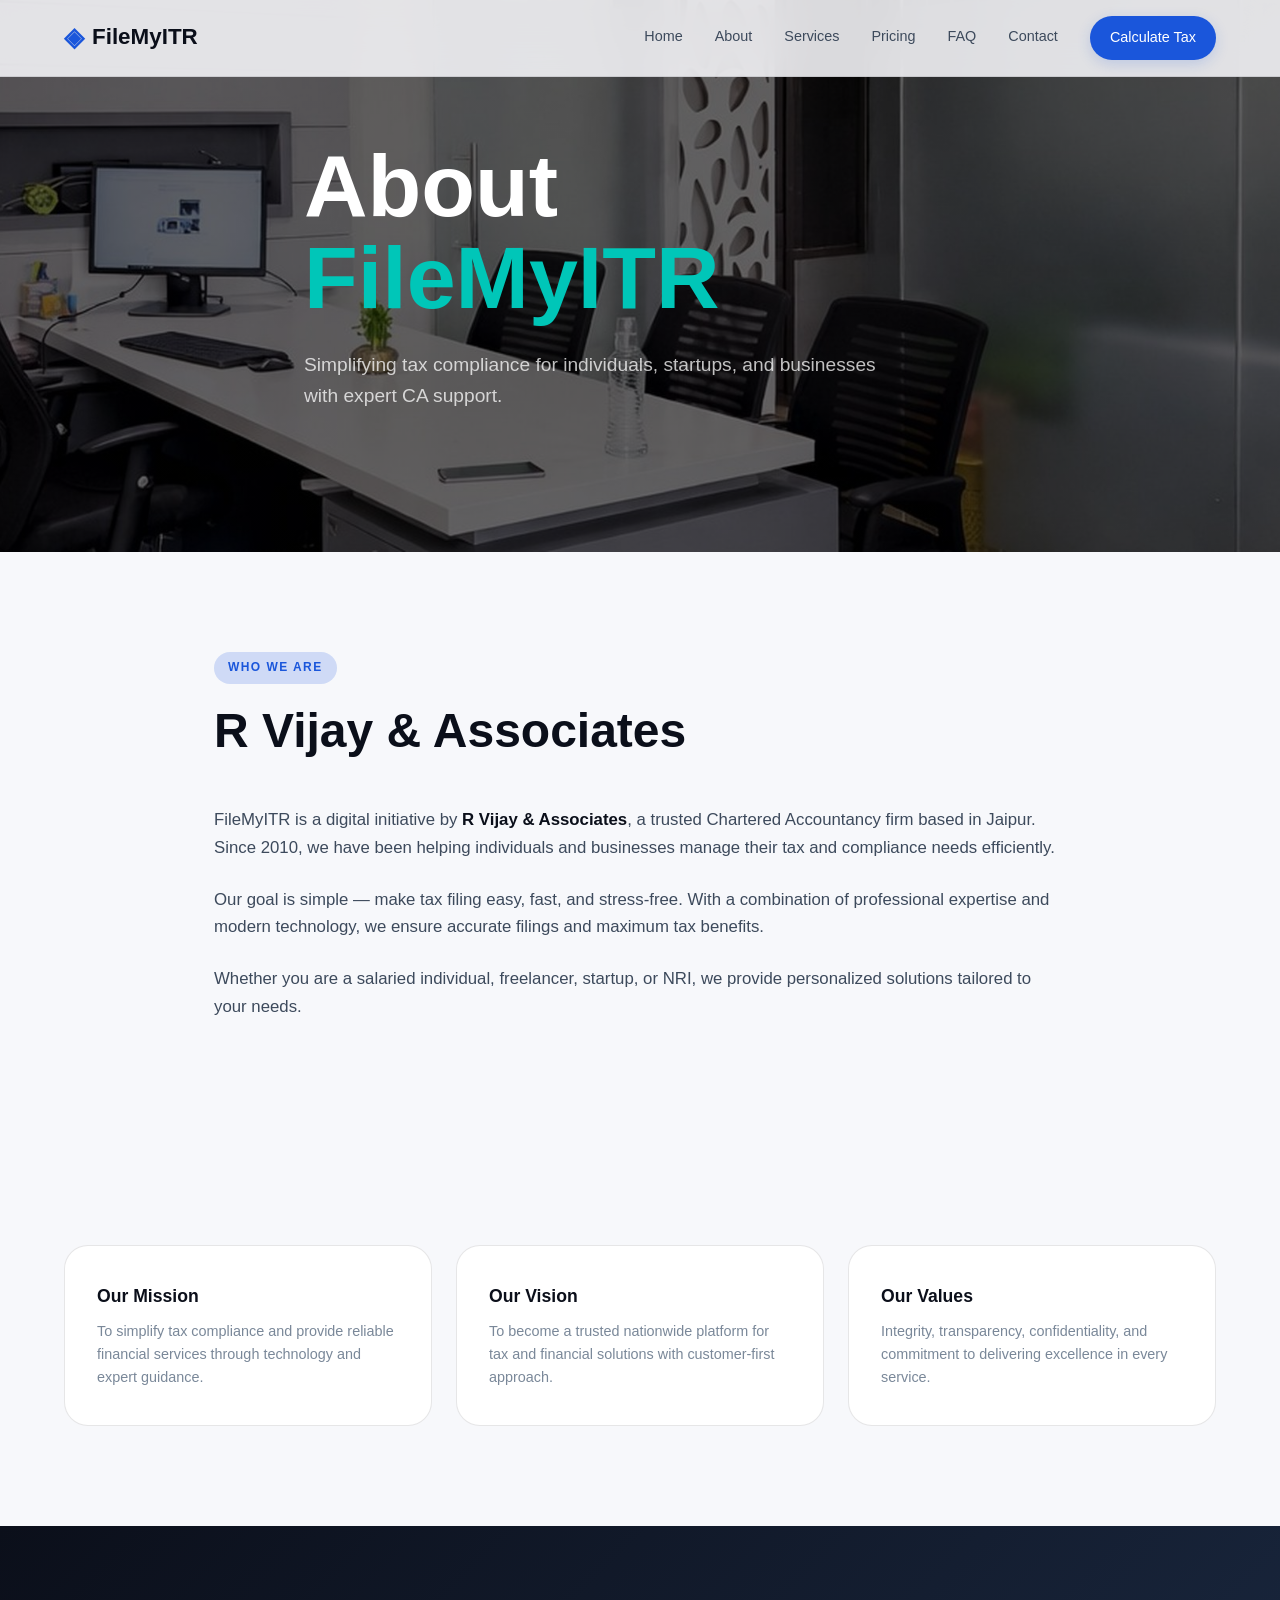
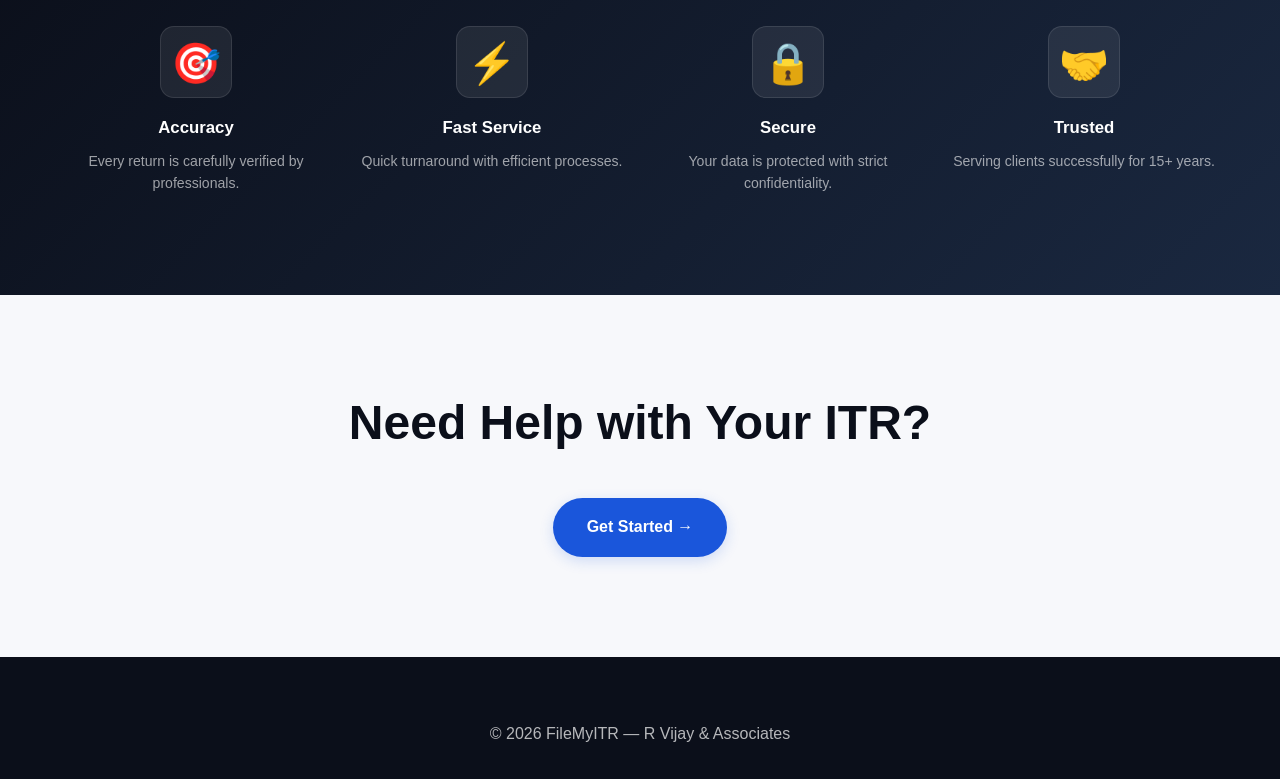
<file: about.html>
<!doctype html>
<html lang="en">
<head>
  <meta charset="UTF-8" />
  <meta name="viewport" content="width=device-width, initial-scale=1.0" />

  <title>About Us — FileMyITR</title>
  <link rel="icon" type="image/jpg" href="logoo.jpg" />
  <link rel="stylesheet" href="style.css" />
</head>

<body>

<!-- ✅ NAVBAR (same as your main site) -->
<header class="navbar" id="navbar">
  <div class="container nav-inner">

    <a href="index.html" class="logo">
      <span class="logo-icon">◈</span>
      <span>FileMyITR</span>
    </a>

    <nav class="nav-links" id="navLinks">
        <a href="index.html">Home</a>
        <a href="about.html">About</a>
          <a href="./servicess.html">Services</a>
          <a href="pricing.html">Pricing</a>
          <a href="index.html#faq">FAQ</a>
          <a href="index.html#contact">Contact</a>
        </nav>

    <div class="nav-right">
      <a href="tax.html" class="btn btn-primary btn-sm">Calculate Tax</a>

      <button class="hamburger" id="hamburger">
        <span></span><span></span><span></span>
      </button>
    </div>

  </div>
</header>


<!-- ✅ HERO -->
<section class="hero" style="min-height:60vh;">
  <div class="container hero-inner">
    <h1 class="hero-title">
      About <em>FileMyITR</em>
    </h1>
    <p class="hero-sub">
      Simplifying tax compliance for individuals, startups, and businesses with expert CA support.
    </p>
  </div>
</section>


<!-- ✅ ABOUT CONTENT -->
<section class="section-pad">
  <div class="container" style="max-width: 900px;">

    <p class="label-tag">Who We Are</p>
    <h2 class="section-heading">R Vijay & Associates</h2>

    <p class="about-desc">
      FileMyITR is a digital initiative by <strong>R Vijay & Associates</strong>, a trusted Chartered Accountancy firm based in Jaipur. Since 2010, we have been helping individuals and businesses manage their tax and compliance needs efficiently.
    </p>

    <p class="about-desc">
      Our goal is simple — make tax filing easy, fast, and stress-free. With a combination of professional expertise and modern technology, we ensure accurate filings and maximum tax benefits.
    </p>

    <p class="about-desc">
      Whether you are a salaried individual, freelancer, startup, or NRI, we provide personalized solutions tailored to your needs.
    </p>

  </div>
</section>


<!-- ✅ MISSION / VISION -->
<section class="services section-pad">
  <div class="container">

    <div class="services-grid">

      <div class="service-card">
        <h3>Our Mission</h3>
        <p>
          To simplify tax compliance and provide reliable financial services through technology and expert guidance.
        </p>
      </div>

      <div class="service-card">
        <h3>Our Vision</h3>
        <p>
          To become a trusted nationwide platform for tax and financial solutions with customer-first approach.
        </p>
      </div>

      <div class="service-card">
        <h3>Our Values</h3>
        <p>
          Integrity, transparency, confidentiality, and commitment to delivering excellence in every service.
        </p>
      </div>

    </div>

  </div>
</section>


<!-- ✅ WHY CHOOSE US -->
<section class="why-us section-pad">
  <div class="container">

    <div class="why-grid">

      <div class="why-item">
        <div class="why-icon">🎯</div>
        <h4>Accuracy</h4>
        <p>Every return is carefully verified by professionals.</p>
      </div>

      <div class="why-item">
        <div class="why-icon">⚡</div>
        <h4>Fast Service</h4>
        <p>Quick turnaround with efficient processes.</p>
      </div>

      <div class="why-item">
        <div class="why-icon">🔒</div>
        <h4>Secure</h4>
        <p>Your data is protected with strict confidentiality.</p>
      </div>

      <div class="why-item">
        <div class="why-icon">🤝</div>
        <h4>Trusted</h4>
        <p>Serving clients successfully for 15+ years.</p>
      </div>

    </div>

  </div>
</section>


<!-- ✅ CTA -->
<section class="section-pad text-center">
  <div class="container">

    <h2 class="section-heading">Need Help with Your ITR?</h2>

    <a href="index.html#contact" class="btn btn-primary btn-lg">
      Get Started →
    </a>

  </div>
</section>


<!-- ✅ FOOTER -->
<footer class="footer">
  <div class="container">
    <p style="text-align:center;">
      © 2026 FileMyITR — R Vijay & Associates
    </p>
  </div>
</footer>

<script src="script.js"></script>

</body>
</html>
</file>
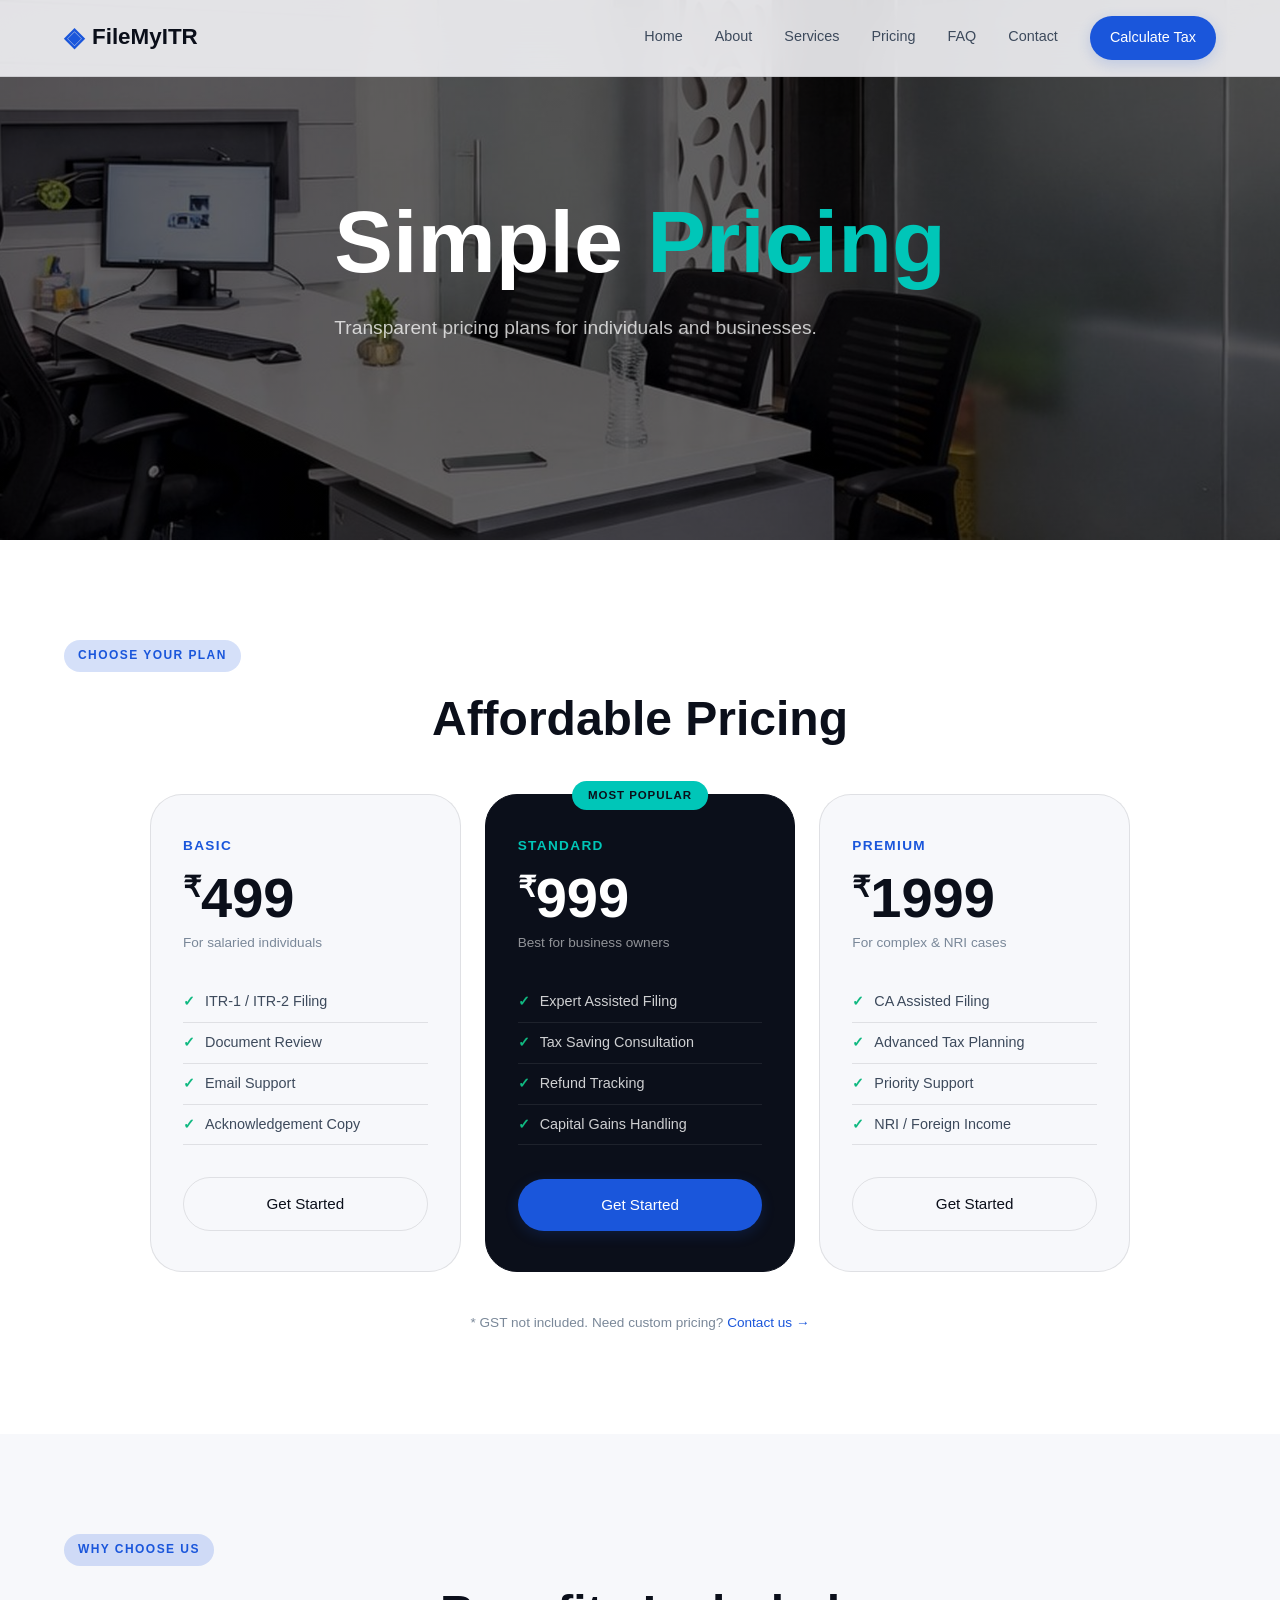
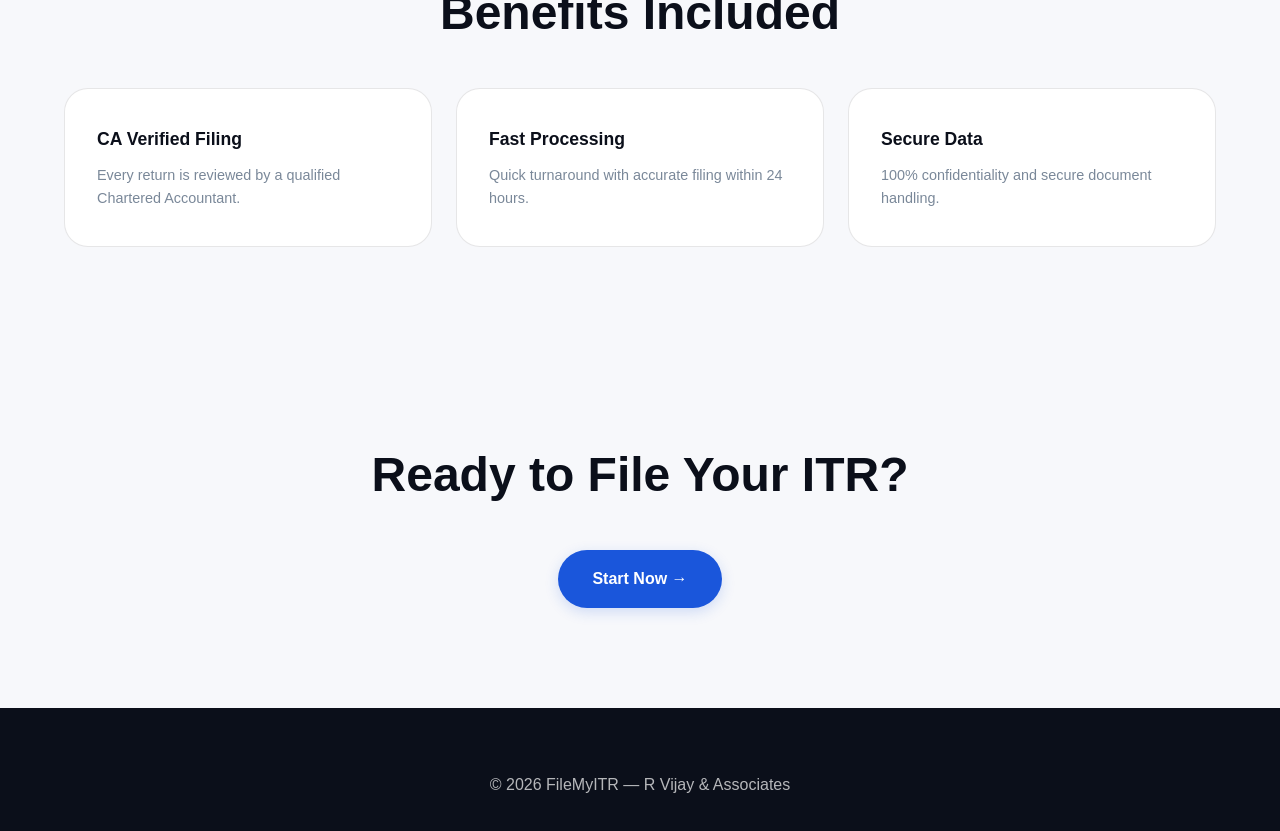
<file: pricing.html>
<!doctype html>
<html lang="en">
<head>
  <meta charset="UTF-8" />
  <meta name="viewport" content="width=device-width, initial-scale=1.0" />

  <title>Pricing — FileMyITR</title>
    <link rel="icon" type="image/jpg" href="logoo.jpg" />
  <link rel="stylesheet" href="style.css" />
</head>

<body>

<!-- ✅ NAVBAR -->
<header class="navbar" id="navbar">
  <div class="container nav-inner">

    <a href="index.html" class="logo">
      <span class="logo-icon">◈</span>
      <span>FileMyITR</span>
    </a>

    <nav class="nav-links" id="navLinks">
        <a href="index.html">Home</a>
        <a href="about.html">About</a>
          <a href="./servicess.html">Services</a>
          <a href="pricing.html">Pricing</a>
          <a href="index.html#faq">FAQ</a>
          <a href="index.html#contact">Contact</a>
        </nav>

    <div class="nav-right">
      <a href="tax.html" class="btn btn-primary btn-sm">Calculate Tax</a>

      <button class="hamburger" id="hamburger">
        <span></span><span></span><span></span>
      </button>
    </div>

  </div>
</header>

<!-- ✅ HERO -->
<section class="hero" style="min-height:60vh;">
  <div class="container hero-inner">
    <h1 class="hero-title">
      Simple <em>Pricing</em>
    </h1>
    <p class="hero-sub">
      Transparent pricing plans for individuals and businesses.
    </p>
  </div>
</section>

<!-- ✅ PRICING SECTION -->
<section class="pricing section-pad">
  <div class="container">

    <p class="label-tag text-center">Choose Your Plan</p>
    <h2 class="section-heading text-center">Affordable Pricing</h2>

    <div class="pricing-grid">

      <!-- BASIC -->
      <div class="price-card">
        <div class="plan-label">Basic</div>
        <div class="plan-price"><span class="currency">₹</span>499</div>
        <p class="plan-tagline">For salaried individuals</p>

        <ul class="plan-features">
          <li><span class="check">✓</span> ITR-1 / ITR-2 Filing</li>
          <li><span class="check">✓</span> Document Review</li>
          <li><span class="check">✓</span> Email Support</li>
          <li><span class="check">✓</span> Acknowledgement Copy</li>
        </ul>

        <a href="index.html#contact" class="btn btn-outline-dark btn-full">
          Get Started
        </a>
      </div>

      <!-- STANDARD -->
      <div class="price-card price-card--featured">
        <div class="featured-badge">Most Popular</div>
        <div class="plan-label">Standard</div>
        <div class="plan-price"><span class="currency">₹</span>999</div>
        <p class="plan-tagline">Best for business owners</p>

        <ul class="plan-features">
          <li><span class="check">✓</span> Expert Assisted Filing</li>
          <li><span class="check">✓</span> Tax Saving Consultation</li>
          <li><span class="check">✓</span> Refund Tracking</li>
          <li><span class="check">✓</span> Capital Gains Handling</li>
        </ul>

        <a href="index.html#contact" class="btn btn-primary btn-full">
          Get Started
        </a>
      </div>

      <!-- PREMIUM -->
      <div class="price-card">
        <div class="plan-label">Premium</div>
        <div class="plan-price"><span class="currency">₹</span>1999</div>
        <p class="plan-tagline">For complex & NRI cases</p>

        <ul class="plan-features">
          <li><span class="check">✓</span> CA Assisted Filing</li>
          <li><span class="check">✓</span> Advanced Tax Planning</li>
          <li><span class="check">✓</span> Priority Support</li>
          <li><span class="check">✓</span> NRI / Foreign Income</li>
        </ul>

        <a href="index.html#contact" class="btn btn-outline-dark btn-full">
          Get Started
        </a>
      </div>

    </div>

    <p class="pricing-note">
      * GST not included. Need custom pricing?
      <a href="index.html#contact">Contact us →</a>
    </p>

  </div>
</section>

<!-- ✅ EXTRA SECTION -->
<section class="section-pad">
  <div class="container">

    <p class="label-tag text-center">Why Choose Us</p>
    <h2 class="section-heading text-center">Benefits Included</h2>

    <div class="services-grid">

      <div class="service-card">
        <h3>CA Verified Filing</h3>
        <p>Every return is reviewed by a qualified Chartered Accountant.</p>
      </div>

      <div class="service-card">
        <h3>Fast Processing</h3>
        <p>Quick turnaround with accurate filing within 24 hours.</p>
      </div>

      <div class="service-card">
        <h3>Secure Data</h3>
        <p>100% confidentiality and secure document handling.</p>
      </div>

    </div>

  </div>
</section>

<!-- ✅ CTA -->
<section class="section-pad text-center">
  <div class="container">

    <h2 class="section-heading">Ready to File Your ITR?</h2>

    <a href="index.html#contact" class="btn btn-primary btn-lg">
      Start Now →
    </a>

  </div>
</section>

<!-- ✅ FOOTER -->
<footer class="footer">
  <div class="container">
    <p style="text-align:center;">
      © 2026 FileMyITR — R Vijay & Associates
    </p>
  </div>
</footer>

<script src="script.js"></script>

</body>
</html>
</file>
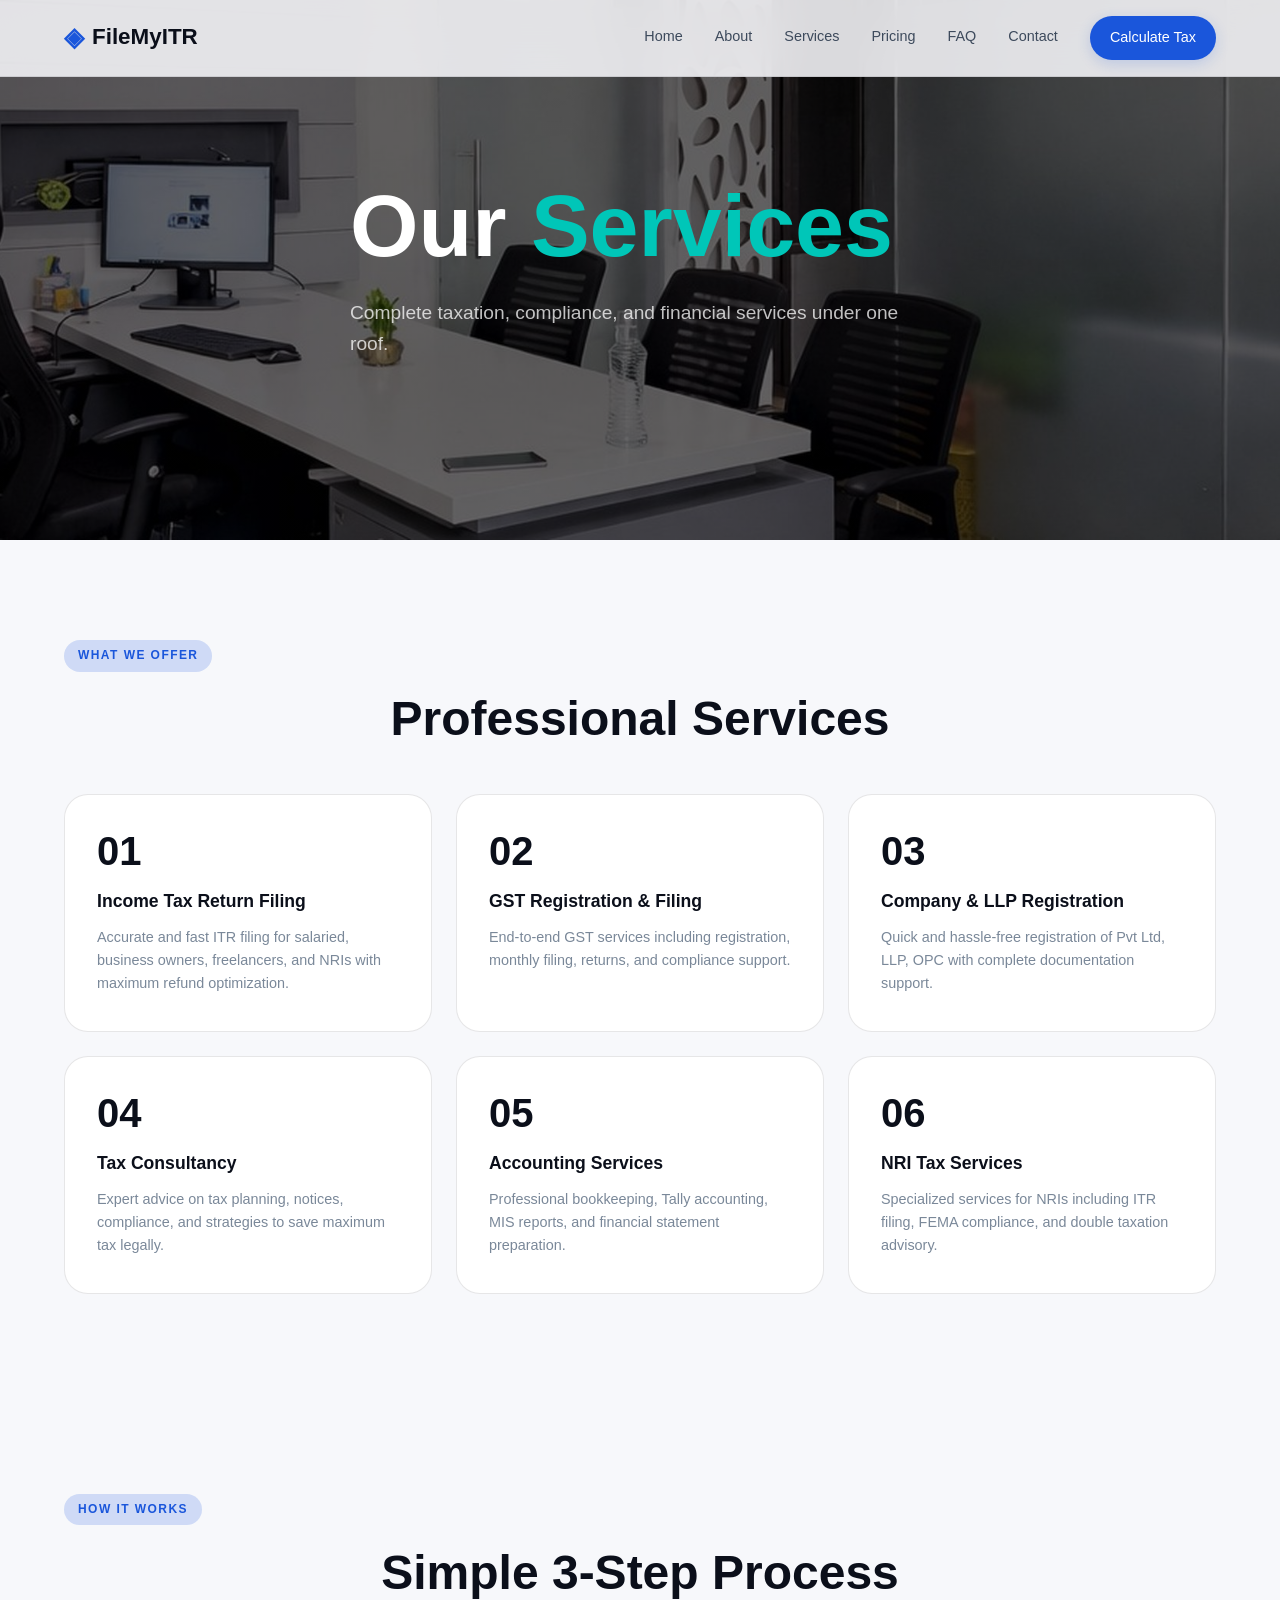
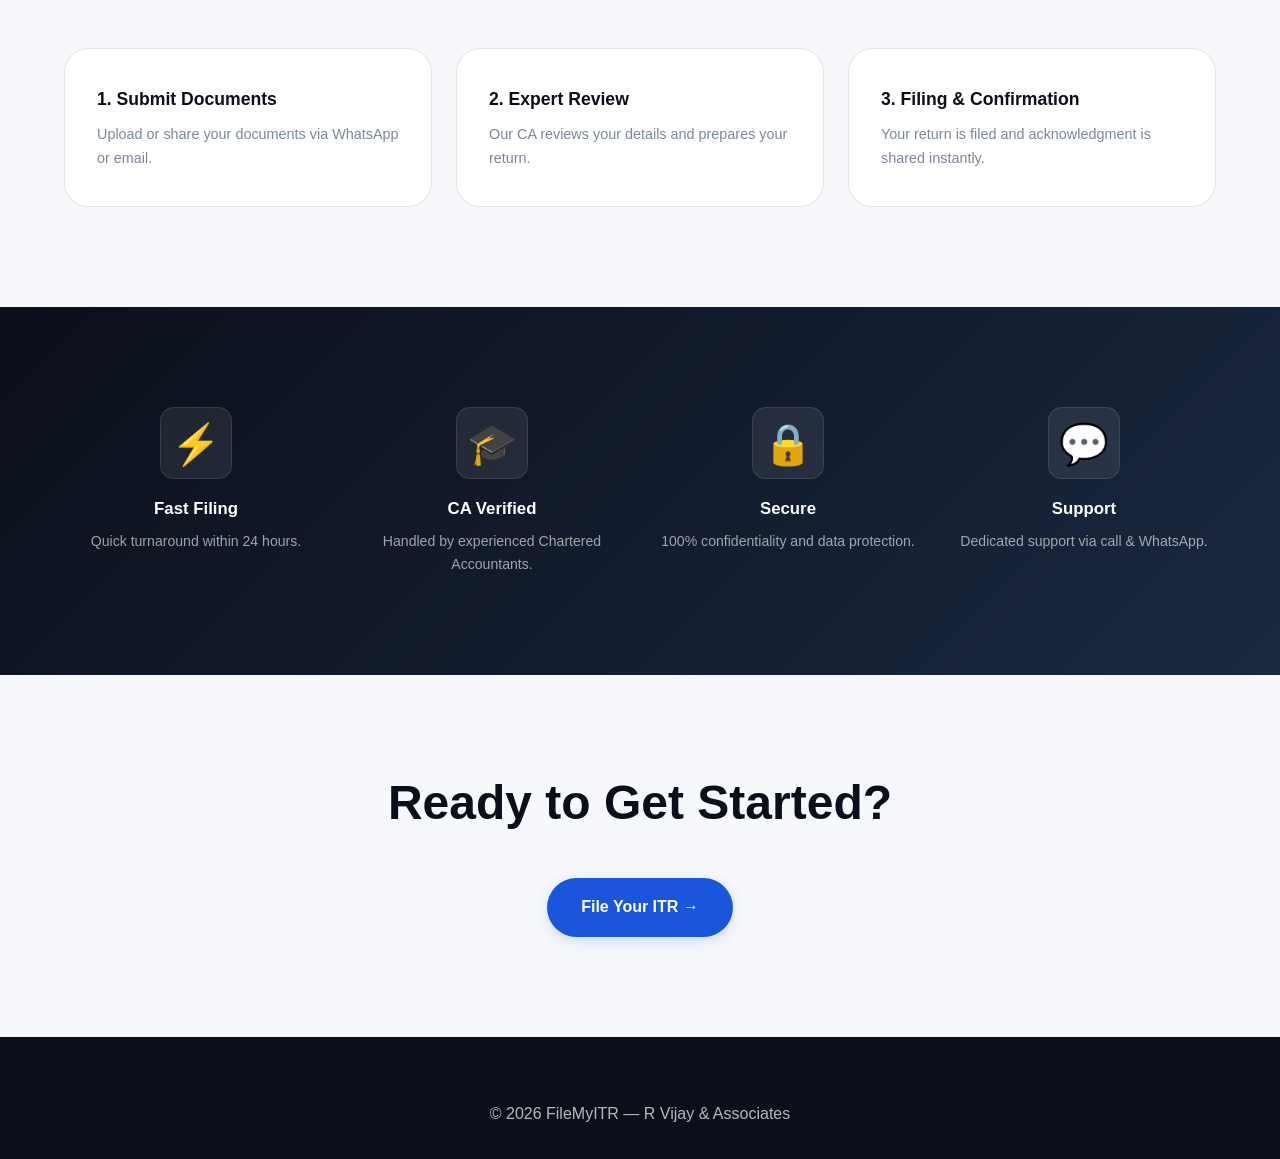
<file: servicess.html>
<!doctype html>
<html lang="en">
<head>
  <meta charset="UTF-8" />
  <meta name="viewport" content="width=device-width, initial-scale=1.0" />

  <title>Our Services — FileMyITR</title>
  <link rel="icon" type="image/jpg" href="logoo.jpg" />
  <link rel="stylesheet" href="style.css" />
</head>

<body>

<!-- ✅ NAVBAR -->
<header class="navbar" id="navbar">
  <div class="container nav-inner">

    <a href="index.html" class="logo">
      <span class="logo-icon">◈</span>
      <span>FileMyITR</span>
    </a>

   <nav class="nav-links" id="navLinks">
        <a href="index.html">Home</a>
        <a href="about.html">About</a>
          <a href="./servicess.html">Services</a>
          <a href="pricing.html">Pricing</a>
          <a href="index.html#faq">FAQ</a>
          <a href="index.html#contact">Contact</a>
        </nav>

    <div class="nav-right">
      <a href="tax.html" class="btn btn-primary btn-sm">Calculate Tax</a>

      <button class="hamburger" id="hamburger">
        <span></span><span></span><span></span>
      </button>
    </div>

  </div>
</header>

<!-- ✅ HERO -->
<section class="hero" style="min-height:60vh;">
  <div class="container hero-inner">
    <h1 class="hero-title">
      Our <em>Services</em>
    </h1>
    <p class="hero-sub">
      Complete taxation, compliance, and financial services under one roof.
    </p>
  </div>
</section>

<!-- ✅ SERVICES LIST -->
<section class="services section-pad">
  <div class="container">

    <p class="label-tag text-center">What We Offer</p>
    <h2 class="section-heading text-center">Professional Services</h2>

    <div class="services-grid">

      <div class="service-card">
        <div class="sc-number">01</div>
        <h3>Income Tax Return Filing</h3>
        <p>Accurate and fast ITR filing for salaried, business owners, freelancers, and NRIs with maximum refund optimization.</p>
      </div>

      <div class="service-card">
        <div class="sc-number">02</div>
        <h3>GST Registration & Filing</h3>
        <p>End-to-end GST services including registration, monthly filing, returns, and compliance support.</p>
      </div>

      <div class="service-card">
        <div class="sc-number">03</div>
        <h3>Company & LLP Registration</h3>
        <p>Quick and hassle-free registration of Pvt Ltd, LLP, OPC with complete documentation support.</p>
      </div>

      <div class="service-card">
        <div class="sc-number">04</div>
        <h3>Tax Consultancy</h3>
        <p>Expert advice on tax planning, notices, compliance, and strategies to save maximum tax legally.</p>
      </div>

      <div class="service-card">
        <div class="sc-number">05</div>
        <h3>Accounting Services</h3>
        <p>Professional bookkeeping, Tally accounting, MIS reports, and financial statement preparation.</p>
      </div>

      <div class="service-card">
        <div class="sc-number">06</div>
        <h3>NRI Tax Services</h3>
        <p>Specialized services for NRIs including ITR filing, FEMA compliance, and double taxation advisory.</p>
      </div>

    </div>
  </div>
</section>

<!-- ✅ PROCESS SECTION -->
<section class="section-pad">
  <div class="container">

    <p class="label-tag text-center">How It Works</p>
    <h2 class="section-heading text-center">Simple 3-Step Process</h2>

    <div class="services-grid">

      <div class="service-card">
        <h3>1. Submit Documents</h3>
        <p>Upload or share your documents via WhatsApp or email.</p>
      </div>

      <div class="service-card">
        <h3>2. Expert Review</h3>
        <p>Our CA reviews your details and prepares your return.</p>
      </div>

      <div class="service-card">
        <h3>3. Filing & Confirmation</h3>
        <p>Your return is filed and acknowledgment is shared instantly.</p>
      </div>

    </div>

  </div>
</section>

<!-- ✅ WHY CHOOSE US -->
<section class="why-us section-pad">
  <div class="container">

    <div class="why-grid">

      <div class="why-item">
        <div class="why-icon">⚡</div>
        <h4>Fast Filing</h4>
        <p>Quick turnaround within 24 hours.</p>
      </div>

      <div class="why-item">
        <div class="why-icon">🎓</div>
        <h4>CA Verified</h4>
        <p>Handled by experienced Chartered Accountants.</p>
      </div>

      <div class="why-item">
        <div class="why-icon">🔒</div>
        <h4>Secure</h4>
        <p>100% confidentiality and data protection.</p>
      </div>

      <div class="why-item">
        <div class="why-icon">💬</div>
        <h4>Support</h4>
        <p>Dedicated support via call & WhatsApp.</p>
      </div>

    </div>

  </div>
</section>

<!-- ✅ CTA -->
<section class="section-pad text-center">
  <div class="container">

    <h2 class="section-heading">Ready to Get Started?</h2>

    <a href="index.html#contact" class="btn btn-primary btn-lg">
      File Your ITR →
    </a>

  </div>
</section>

<!-- ✅ FOOTER -->
<footer class="footer">
  <div class="container">
    <p style="text-align:center;">
      © 2026 FileMyITR — R Vijay & Associates
    </p>
  </div>
</footer>

<script src="script.js"></script>

</body>
</html>
</file>
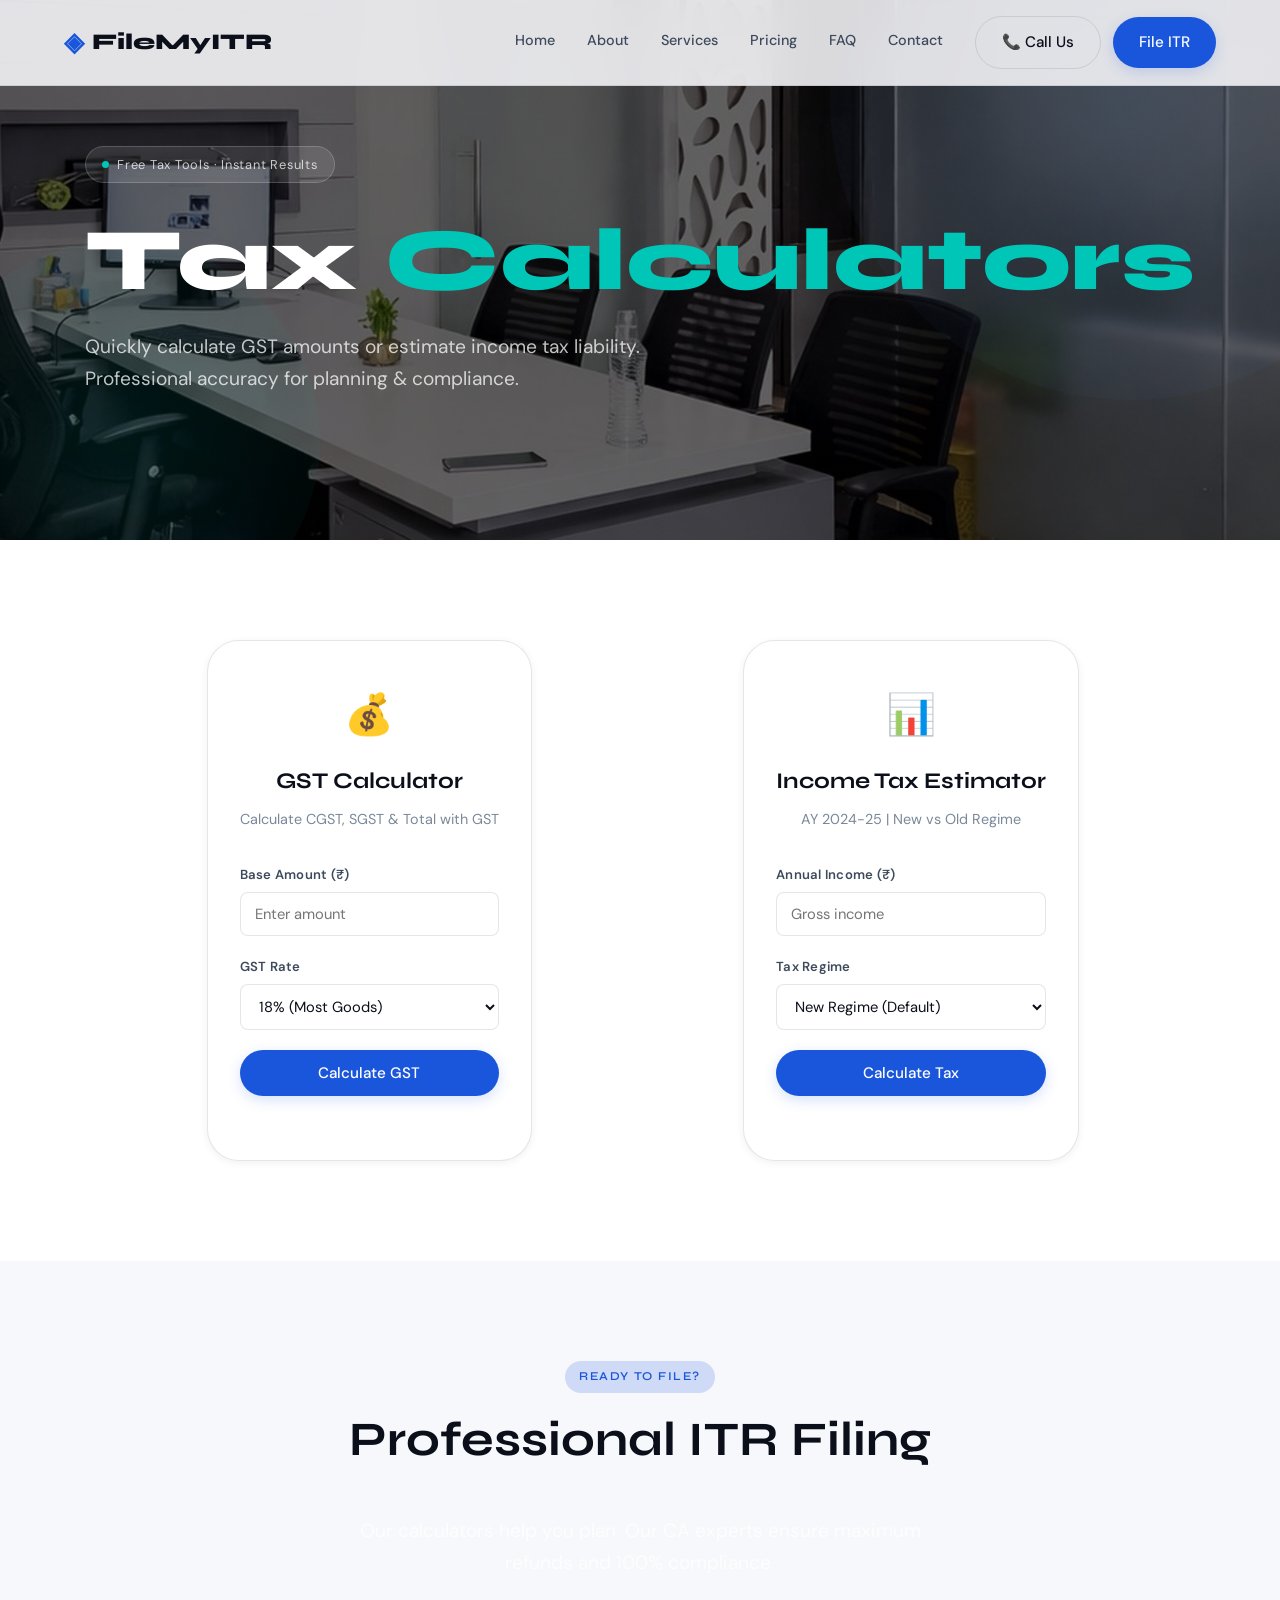
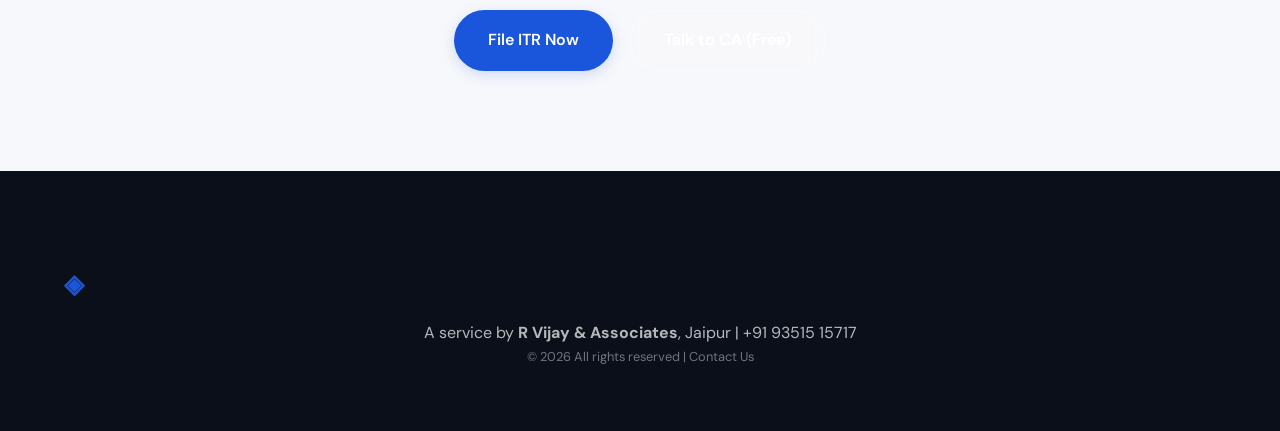
<file: tax.html>
<!DOCTYPE html>
<html lang="en">
<head>
  <meta charset="UTF-8">
  <meta name="viewport" content="width=device-width, initial-scale=1.0">
  <title>Tax Calculator | FileMyITR — R Vijay & Associates, Jaipur</title>
  <meta name="description" content="Free GST and Income Tax calculator. Instant calculations for accurate tax planning.">
  <link rel="icon" type="image/jpg" href="logoo.jpg" />
  <link rel="preconnect" href="https://fonts.googleapis.com">
  <link rel="preconnect" href="https://fonts.gstatic.com" crossorigin>
  <link href="https://fonts.googleapis.com/css2?family=Syne:wght@400;500;600;700;800&family=DM+Sans:ital,opsz,wght@0,9..40,300;0,9..40,400;0,9..40,500;1,9..40,300&display=swap" rel="stylesheet">
  <link rel="stylesheet" href="style.css">
</head>
<body>

  <!-- NAVBAR - Copied from index.html -->
  <header class="navbar" id="navbar">
    <div class="container nav-inner">
      <a href="index.html" class="logo">
        <span class="logo-icon">◈</span>
        <span>FileMyITR</span>
      </a>
<nav class="nav-links" id="navLinks">
        <a href="index.html">Home</a>
        <a href="index.html#about">About</a>
        <a href="index.html#services">Services</a>
        <a href="index.html#pricing">Pricing</a>
        <a href="index.html#faq">FAQ</a>
        <a href="index.html#contact">Contact</a>
      </nav>
      <div class="nav-right">
        <a href="tel:+919351515717" class="btn btn-ghost">📞 Call Us</a>
        <a href="index.html#contact" class="btn btn-primary">File ITR</a>
        <button class="hamburger" id="hamburger" aria-label="Menu">
          <span></span><span></span><span></span>
        </button>
      </div>
    </div>
  </header>

  <!-- HERO CALCULATOR SECTION -->
  <section class="hero-calculator">
    <div class="hero-bg-shapes">
      <div class="shape shape-1"></div>
      <div class="shape shape-2"></div>
    </div>
    <div class="container">
      <div class="hero-badge">
        <span class="badge-dot"></span>
        Free Tax Tools · Instant Results
      </div>
      <h1 class="hero-title">
        Tax <em>Calculators</em>
      </h1>
      <p class="hero-sub">Quickly calculate GST amounts or estimate income tax liability. Professional accuracy for planning & compliance.</p>
    </div>
  </section>

  <!-- CALCULATORS GRID -->
  <section class="calculators section-pad">
    <div class="container">
      
      <!-- GST Calculator -->
      <div class="calc-card">
        <div class="calc-header">
          <div class="mini-icon">💰</div>
          <h3>GST Calculator</h3>
          <p>Calculate CGST, SGST & Total with GST</p>
        </div>
        
        <div class="calc-form">
          <div class="field">
            <label>Base Amount (₹)</label>
            <input type="number" id="gstAmount" placeholder="Enter amount" min="0" step="0.01">
          </div>
          <div class="field">
            <label>GST Rate</label>
            <select id="gstRate">
              <option value="5">5% (Restaurant)</option>
              <option value="12">12% (Standard)</option>
              <option value="18" selected>18% (Most Goods)</option>
              <option value="28">28% (Luxury)</option>
            </select>
          </div>
          <button class="btn btn-primary btn-full" onclick="calcGST()">Calculate GST</button>
        </div>

        <div id="gstResult" class="calc-result" style="display:none;">
          <div class="invoice-box">
            <div class="line"><span>Base Amount</span><span id="baseAmt">₹0</span></div>
            <div class="line"><span>CGST (@ <span id="cgstRate">9</span>%)</span><span id="cgstAmt">₹0</span></div>
            <div class="line"><span>SGST (@ <span id="sgstRate">9</span>%)</span><span id="sgstAmt">₹0</span></div>
            <hr>
            <div class="line total"><span>Invoice Total</span><span id="totalGst">₹0</span></div>
          </div>
        </div>
      </div>

      <!-- Income Tax Calculator -->
      <div class="calc-card">
        <div class="calc-header">
          <div class="mini-icon">📊</div>
          <h3>Income Tax Estimator</h3>
          <p>AY 2024-25 | New vs Old Regime</p>
        </div>
        
        <div class="calc-form">
          <div class="field">
            <label>Annual Income (₹)</label>
            <input type="number" id="incomeAmt" placeholder="Gross income" min="0" step="1000">
          </div>
          <div class="field">
            <label>Tax Regime</label>
            <select id="taxRegime">
              <option value="new">New Regime (Default)</option>
              <option value="old">Old Regime (with deductions)</option>
            </select>
          </div>
          <button class="btn btn-primary btn-full" onclick="calcIncomeTax()">Calculate Tax</button>
        </div>

        <div id="taxResult" class="calc-result" style="display:none;">
          <div class="invoice-box">
            <div class="line"><span>Gross Income</span><span id="grossInc">₹0</span></div>
            <hr>
            <div class="line"><span>Tax Payable</span><span id="taxPayable">₹0</span></div>
            <div class="line total"><span>Net Income (After Tax)</span><span id="netIncome">₹0</span></div>
          </div>
        </div>
      </div>

    </div>
  </section>

  <!-- CTA SECTION -->
  <section class="cta-section section-pad">
    <div class="container">
      <div class="text-center">
        <p class="label-tag">Ready to File?</p>
        <h2 class="section-heading">Professional ITR Filing</h2>
        <p class="hero-sub" style="max-width: 580px; margin: 0 auto 2rem;">Our calculators help you plan. Our CA experts ensure maximum refunds and 100% compliance.</p>
        <div style="display: flex; gap: 1rem; justify-content: center; flex-wrap: wrap;">
          <a href="index.html#contact" class="btn btn-primary btn-lg">File ITR Now</a>
          <a href="tel:+919351515717" class="btn btn-outline btn-lg">Talk to CA (Free)</a>
        </div>
      </div>
    </div>
  </section>

  <!-- FOOTER - Simplified -->
  <footer class="footer">
    <div class="container">
      <div style="text-align: center; padding: 2rem 0;">
        <div class="logo" style="margin-bottom: 1rem;">
          <span class="logo-icon">◈</span>
          <span>FileMyITR</span>
        </div>
        <p>A service by <strong>R Vijay & Associates</strong>, Jaipur | <a href="tel:+919351515717">+91 93515 15717</a></p>
        <p style="font-size: 0.8rem; opacity: 0.6;">© 2026 All rights reserved | <a href="index.html#contact">Contact Us</a></p>
      </div>
    </div>
  </footer>

  <script src="script.js"></script>
  <script>
    // GST Calculator (Enhanced)
    function calcGST() {
      const amount = parseFloat(document.getElementById('gstAmount').value) || 0;
      const rate = parseFloat(document.getElementById('gstRate').value);
      
      if (amount <= 0) return;

      const gstAmt = (amount * rate) / 100;
      const cgst = gstAmt / 2;
      const sgst = gstAmt / 2;
      const total = amount + gstAmt;

      document.getElementById('baseAmt').textContent = `₹${amount.toLocaleString()}`;
      document.getElementById('cgstRate').textContent = (rate/2);
      document.getElementById('cgstAmt').textContent = `₹${cgst.toLocaleString(undefined, {minimumFractionDigits: 0, maximumFractionDigits: 2})}`;
      document.getElementById('sgstRate').textContent = (rate/2);
      document.getElementById('sgstAmt').textContent = `₹${sgst.toLocaleString(undefined, {minimumFractionDigits: 0, maximumFractionDigits: 2})}`;
      document.getElementById('totalGst').textContent = `₹${total.toLocaleString(undefined, {minimumFractionDigits: 0, maximumFractionDigits: 2})}`;
      
      document.getElementById('gstResult').style.display = 'block';
    }

    // Income Tax Calculator (AY 2024-25 New Regime Simplified)
    function calcIncomeTax() {
      const income = parseFloat(document.getElementById('incomeAmt').value) || 0;
      const regime = document.getElementById('taxRegime').value;
      
      if (income <= 0) return;

      let tax = 0;
      if (regime === 'new') {
        // New Tax Regime AY 2024-25 (rebate up to 7L)
        if (income <= 300000) tax = 0;
        else if (income <= 700000) tax = Math.max(0, (income - 300000) * 0.05 - 25000); // rebate
        else if (income <= 1000000) tax = 25000 + (income - 700000) * 0.10;
        else if (income <= 1200000) tax = 75000 + (income - 1000000) * 0.15;
        else if (income <= 1500000) tax = 135000 + (income - 1200000) * 0.20;
        else tax = 195000 + (income - 1500000) * 0.30;
      } else {
        // Old Regime (simplified without deductions)
        if (income <= 250000) tax = 0;
        else if (income <= 500000) tax = (income - 250000) * 0.05;
        else if (income <= 1000000) tax = 12500 + (income - 500000) * 0.20;
        else tax = 112500 + (income - 1000000) * 0.30;
      }

      const netIncome = income - tax;

      document.getElementById('grossInc').textContent = `₹${income.toLocaleString()}`;
      document.getElementById('taxPayable').textContent = `₹${Math.round(tax).toLocaleString()}`;
      document.getElementById('netIncome').textContent = `₹${Math.round(netIncome).toLocaleString()}`;
      
      document.getElementById('taxResult').style.display = 'block';
    }

    // Auto-hide navbar links pointing to index sections
    document.querySelectorAll('nav a[href^="#"]').forEach(link => {
      link.href = link.href.replace('#', 'index.html#');
    });
  </script>
</body>
</html>
</file>
<file: style.css>
/* ═══════════════════════════════════════════
   FileMyITR — Professional Stylesheet
   R Vijay & Associates, Jaipur
   Theme: Clean Editorial / Finance Professional
═══════════════════════════════════════════ */

/* ── Reset & Base ── */
*, *::before, *::after {
  box-sizing: border-box;
  margin: 0;
  padding: 0;
}

:root {
  /* Core Palette */
  --ink:        #0b0f1a;
  --ink-light:  #3d4a5c;
  --ink-muted:  #7a8899;
  --surface:    #f7f8fb;
  --surface-2:  #eef1f7;
  --white:      #ffffff;

  /* Brand */
  --brand:      #1a56db;
  --brand-dark: #1442b5;
  --brand-glow: rgba(26, 86, 219, 0.18);
  --accent:     #00c6b8;
  --accent-soft:rgba(0, 198, 184, 0.12);

  /* Utility */
  --success:    #10b981;
  --border:     rgba(11, 15, 26, 0.10);
  --shadow-sm:  0 2px 8px rgba(11,15,26,0.06);
  --shadow-md:  0 8px 30px rgba(11,15,26,0.10);
  --shadow-lg:  0 20px 60px rgba(11,15,26,0.14);

  /* Type */
  --font-display: 'Syne', sans-serif;
  --font-body:    'DM Sans', sans-serif;

  /* Spacing */
  --section-pad: 100px 20px;
  --radius-sm:   8px;
  --radius-md:   14px;
  --radius-lg:   24px;
  --radius-xl:   32px;
}

html { scroll-behavior: smooth; }

body {
  font-family: var(--font-body);
  background: var(--surface);
  color: var(--ink);
  line-height: 1.65;
  overflow-x: hidden;
  -webkit-font-smoothing: antialiased;
}

a { text-decoration: none; color: inherit; }

img { max-width: 100%; display: block; }

ul { list-style: none; padding: 0; }

.container {
  max-width: 1200px;
  margin: 0 auto;
  padding: 0 24px;
}

.section-pad { padding: var(--section-pad); }

.text-center { text-align: center; }

/* ── Typography ── */
.label-tag {
  display: inline-block;
  font-family: var(--font-display);
  font-size: 0.75rem;
  font-weight: 600;
  letter-spacing: 0.12em;
  text-transform: uppercase;
  color: var(--brand);
  background: var(--brand-glow);
  padding: 6px 14px;
  border-radius: 50px;
  margin-bottom: 1.2rem;
}

.text-center .label-tag {
  display: block;
  width: fit-content;
  margin-left: auto;
  margin-right: auto;
}

.section-heading {
  font-family: var(--font-display);
  font-size: clamp(2rem, 4vw, 3rem);
  font-weight: 700;
  color: var(--ink);
  line-height: 1.15;
  margin-bottom: 3rem;
}

/* ── Buttons ── */
.btn {
  display: inline-flex;
  align-items: center;
  gap: 8px;
  font-family: var(--font-body);
  font-size: 0.95rem;
  font-weight: 500;
  padding: 13px 26px;
  border-radius: 50px;
  border: none;
  cursor: pointer;
  transition: all 0.2s ease;
  white-space: nowrap;
}

.btn-sm {
  padding: 10px 20px;
  font-size: 0.9rem;
}

.btn-primary {
  background: var(--brand);
  color: var(--white);
  box-shadow: 0 4px 14px var(--brand-glow);
}
.btn-primary:hover {
  background: var(--brand-dark);
  transform: translateY(-2px);
  box-shadow: 0 6px 20px rgba(26, 86, 219, 0.30);
}

.btn-ghost {
  background: transparent;
  color: var(--ink);
  border: 1.5px solid var(--border);
}
.btn-ghost:hover {
  background: var(--surface-2);
}

.btn-outline {
  background: rgba(255,255,255,0.12);
  color: var(--white);
  border: 1.5px solid rgba(255,255,255,0.35);
  backdrop-filter: blur(8px);
}
.btn-outline:hover {
  background: rgba(255,255,255,0.22);
  border-color: rgba(255,255,255,0.6);
}

.btn-outline-dark {
  background: transparent;
  color: var(--ink);
  border: 1.5px solid var(--border);
}
.btn-outline-dark:hover {
  background: var(--surface-2);
  border-color: var(--brand);
  color: var(--brand);
}

.btn-lg {
  padding: 16px 34px;
  font-size: 1rem;
  font-weight: 600;
}

.btn-full {
  width: 100%;
  justify-content: center;
}

.btn-arrow {
  transition: transform 0.2s;
}
.btn:hover .btn-arrow { transform: translateX(4px); }

/* ══════════════════════════════
   TAX CALCULATOR PAGE STYLES
══════════════════════════════ */
.hero-calculator {
  position: relative;
  min-height: 60vh;
  display: flex;
  align-items: center;

  background: 
    linear-gradient(rgba(0,0,0,0.6), rgba(0,0,0,0.6)),
    url('banner.jpg'); /* SAME IMAGE AS HOMEPAGE */

  background-size: cover;
  background-position: center;
  background-repeat: no-repeat;

  color: var(--white);
  padding: 140px 24px 100px;
  overflow: hidden;
}


.calculators {
  background: var(--white);
}

.calc-card {
  background: var(--white);
  border: 1px solid var(--border);
  border-radius: var(--radius-xl);
  padding: 2.5rem 2rem;
  max-width: 500px;
  margin: 0 auto;
  box-shadow: var(--shadow-sm);
}

.calc-header {
  text-align: center;
  margin-bottom: 2rem;
}

.calc-header .mini-icon {
  font-size: 2.5rem;
  margin-bottom: 1rem;
  display: block;
}

.calc-header h3 {
  font-family: var(--font-display);
  font-size: 1.4rem;
  margin-bottom: 0.5rem;
}

.calc-header p {
  color: var(--ink-muted);
  font-size: 0.9rem;
}

.calculators .container {
  display: grid;
  grid-template-columns: repeat(auto-fit, minmax(450px, 1fr));
  gap: 2rem;
  max-width: 1100px;
}

.calc-form {
  margin-bottom: 1.5rem;
}

.calc-form .field {
  margin-bottom: 1.25rem;
}

.calc-result {
  background: var(--surface);
  border-radius: var(--radius-md);
  padding: 1.5rem;
  border: 1px solid var(--border);
}

.invoice-box {
  font-size: 0.95rem;
}

.invoice-box .line {
  display: flex;
  justify-content: space-between;
  padding: 0.75rem 0;
  border-bottom: 1px solid var(--border);
}

.invoice-box .line:last-child {
  border-bottom: none;
  font-weight: 600;
  color: var(--ink);
  margin-top: 0.5rem;
}

.invoice-box hr {
  border: none;
  height: 1px;
  background: var(--border);
  margin: 1rem 0;
}

.cta-section {
  background: var(--surface);
}

/* ══════════════════════════════
   NAVBAR
══════════════════════════════ */
.navbar {
  position: fixed;
  top: 0;
  width: 100%;
  z-index: 1000;
  background: rgba(247, 248, 251, 0.88);
  backdrop-filter: blur(18px);
  -webkit-backdrop-filter: blur(18px);
  border-bottom: 1px solid var(--border);
  transition: box-shadow 0.3s, background 0.3s;
}

.navbar.scrolled {
  background: rgba(255, 255, 255, 0.97);
  box-shadow: var(--shadow-md);
}

.nav-inner {
  display: flex;
  align-items: center;
  gap: 2rem;
  padding: 1rem 24px;
}

.logo {
  display: flex;
  align-items: center;
  gap: 8px;
  font-family: var(--font-display);
  font-size: 1.4rem;
  font-weight: 800;
  color: var(--ink);
}

.logo-icon {
  color: var(--brand);
  font-size: 1.6rem;
  line-height: 1;
}

.nav-links {
  display: flex;
  align-items: center;
  gap: 2rem;
  margin-left: auto;
}

.nav-links a {
  font-size: 0.9rem;
  font-weight: 500;
  color: var(--ink-light);
  position: relative;
  padding-bottom: 3px;
  transition: color 0.2s;
}

.nav-links a::after {
  content: '';
  position: absolute;
  bottom: 0; left: 0;
  width: 0; height: 2px;
  background: var(--brand);
  border-radius: 2px;
  transition: width 0.25s ease;
}

.nav-links a:hover { color: var(--brand); }
.nav-links a:hover::after { width: 100%; }

.nav-right {
  display: flex;
  align-items: center;
  gap: 0.75rem;
}

.hamburger {
  display: none;
  flex-direction: column;
  gap: 2px;
  background: none;
  border: none;
  cursor: pointer;
  padding: 8px;
}

.hamburger span {
  width: 22px;
  height: 3px;
  background: var(--ink);
  border-radius: 2px;
}

.hamburger:hover span {
  background: var(--brand);
  transform: scale(1.2);
}

.hamburger.open span:nth-child(1) { transform: scale(1.3); }
.hamburger.open span:nth-child(2) { transform: scale(1.3); }
.hamburger.open span:nth-child(3) { transform: scale(1.3); }

/* ══════════════════════════════
   HERO
══════════════════════════════ */
.hero {
  position: relative;
  min-height: 100vh;
  display: flex;
  align-items: center;
  /* background: linear-gradient(rgba(0,0,0,0.4), rgba(0,0,0,0.4)), url('banner.jpg');\n  background-size: cover;\n  background-position: center;\n  background-repeat: no-repeat; */
  background: 
    linear-gradient(rgba(0,0,0,0.6), rgba(0,0,0,0.6)),
    url('banner.jpg');

  background-size: cover;
  background-position: center;
  background-repeat: no-repeat;

  

  color: var(--white);
  overflow: hidden;
  padding: 140px 24px 100px;
}

.hero-bg-shapes {
  position: absolute;
  inset: 0;
  pointer-events: none;
  overflow: hidden;
}

.shape {
  position: absolute;
  border-radius: 50%;
  opacity: 0.12;
}

.shape-1 {
  width: 600px; height: 600px;
  background: radial-gradient(circle, #4f8ef7, transparent);
  top: -200px; right: -150px;
  animation: drift1 18s ease-in-out infinite alternate;
}

.shape-2 {
  width: 400px; height: 400px;
  background: radial-gradient(circle, #00c6b8, transparent);
  bottom: -100px; left: -80px;
  animation: drift2 22s ease-in-out infinite alternate;
}

.shape-3 {
  width: 250px; height: 250px;
  background: radial-gradient(circle, #7eb3ff, transparent);
  top: 40%; left: 50%;
  opacity: 0.08;
  animation: drift1 14s ease-in-out infinite alternate-reverse;
}

@keyframes drift1 {
  from { transform: translate(0, 0) scale(1); }
  to   { transform: translate(40px, -30px) scale(1.1); }
}
@keyframes drift2 {
  from { transform: translate(0, 0) scale(1); }
  to   { transform: translate(-30px, 40px) scale(1.08); }
}

.hero-inner {
  position: relative;
  z-index: 2;
  max-width: 720px;
}

.hero-badge {
  display: inline-flex;
  align-items: center;
  gap: 8px;
  font-size: 0.8rem;
  letter-spacing: 0.06em;
  color: rgba(255,255,255,0.75);
  background: rgba(255,255,255,0.1);
  border: 1px solid rgba(255,255,255,0.18);
  padding: 7px 16px;
  border-radius: 50px;
  margin-bottom: 2rem;
  animation: fadeUp 0.8s ease both;
}

.badge-dot {
  width: 7px; height: 7px;
  background: var(--accent);
  border-radius: 50%;
  animation: pulse 2s ease infinite;
}

@keyframes pulse {
  0%, 100% { opacity: 1; transform: scale(1); }
  50%       { opacity: 0.5; transform: scale(1.4); }
}

.hero-title {
  font-family: var(--font-display);
  font-size: clamp(3rem, 7vw, 5.5rem);
  font-weight: 800;
  line-height: 1.05;
  margin-bottom: 1.5rem;
  animation: fadeUp 0.8s ease 0.1s both;
}

.hero-title em {
  font-style: normal;
  color: var(--accent);
}

.hero-sub {
  font-size: clamp(1rem, 2vw, 1.2rem);
  color: rgba(255,255,255,0.75);
  max-width: 580px;
  margin-bottom: 2.5rem;
  animation: fadeUp 0.8s ease 0.2s both;
}

.hero-actions {
  display: flex;
  gap: 1rem;
  flex-wrap: wrap;
  margin-bottom: 3.5rem;
  animation: fadeUp 0.8s ease 0.3s both;
}

.hero-stats {
  display: flex;
  align-items: center;
  gap: 2rem;
  animation: fadeUp 0.8s ease 0.4s both;
}

.stat strong {
  display: block;
  font-family: var(--font-display);
  font-size: 1.8rem;
  font-weight: 700;
  color: var(--white);
}

.stat span {
  font-size: 0.8rem;
  color: rgba(255,255,255,0.6);
  letter-spacing: 0.04em;
}

.stat-divider {
  width: 1px;
  height: 40px;
  background: rgba(255,255,255,0.18);
}

.hero-scroll-hint {
  position: absolute;
  bottom: 2.5rem;
  left: 50%;
  transform: translateX(-50%);
  display: flex;
  flex-direction: column;
  align-items: center;
  gap: 8px;
  color: rgba(255,255,255,0.4);
  font-size: 0.72rem;
  letter-spacing: 0.12em;
  text-transform: uppercase;
  animation: fadeUp 1s ease 0.8s both;
}

.scroll-line {
  width: 1px;
  height: 40px;
  background: linear-gradient(to bottom, rgba(255,255,255,0.4), transparent);
  animation: scrollPulse 2s ease-in-out infinite;
}

@keyframes scrollPulse {
  0%, 100% { opacity: 0.4; transform: scaleY(1); }
  50%       { opacity: 1; transform: scaleY(1.2); }
}

@keyframes fadeUp {
  from { opacity: 0; transform: translateY(28px); }
  to   { opacity: 1; transform: translateY(0); }
}

/* ══════════════════════════════
   ABOUT
══════════════════════════════ */
.about {
  background: var(--white);
}

.about-grid {
  display: grid;
  grid-template-columns: 1fr 1fr;
  gap: 5rem;
  align-items: center;
}

.about-left .section-heading { margin-bottom: 1.25rem; }

.about-desc {
  color: var(--ink-light);
  font-size: 1.05rem;
  margin-bottom: 1.5rem;
}

.about-desc strong { color: var(--ink); }

.about-left .btn { margin-top: 0.75rem; }

.services-grid-mini {
  display: grid;
  grid-template-columns: repeat(2, 1fr);
  gap: 1rem;
}

.mini-card {
  background: var(--surface);
  border: 1px solid var(--border);
  border-radius: var(--radius-md);
  padding: 1.25rem 1rem;
  display: flex;
  align-items: center;
  gap: 0.75rem;
  font-size: 0.9rem;
  font-weight: 500;
  color: var(--ink);
  transition: all 0.2s;
}

.mini-card:hover {
  background: var(--white);
  border-color: var(--brand);
  transform: translateY(-3px);
  box-shadow: var(--shadow-sm);
  color: var(--brand);
}

.mini-icon { font-size: 1.4rem; }

/* ══════════════════════════════
   SERVICES
══════════════════════════════ */
.services {
  background: var(--surface);
}

.services-grid {
  display: grid;
  grid-template-columns: repeat(3, 1fr);
  gap: 1.5rem;
}

.service-card {
  background: var(--white);
  border: 1px solid var(--border);
  border-radius: var(--radius-lg);
  padding: 2.25rem 2rem;
  position: relative;
  transition: all 0.3s ease;
  overflow: hidden;
}

.service-card::after {
  content: '';
  position: absolute;
  bottom: 0; left: 0; right: 0;
  height: 3px;
  background: linear-gradient(90deg, var(--brand), var(--accent));
  transform: scaleX(0);
  transition: transform 0.3s ease;
  transform-origin: left;
}

.service-card:hover {
  box-shadow: var(--shadow-md);
  transform: translateY(-6px);
  border-color: transparent;
}

.service-card:hover::after { transform: scaleX(1); }


.sc-number {
  font-family: var(--font-display);
  font-size: 2.5rem;
  font-weight: 800;
  color: var(--ink);
  margin-bottom: 1rem;
  line-height: 1;
  transition: color 0.3s;
}


.service-card:hover .sc-number { color: rgba(26, 86, 219, 0.12); }

.service-card h3 {
  font-family: var(--font-display);
  font-size: 1.1rem;
  font-weight: 700;
  color: var(--ink);
  margin-bottom: 0.6rem;
}

.service-card p {
  font-size: 0.9rem;
  color: var(--ink-muted);
  line-height: 1.6;
}

/* ══════════════════════════════
   WHY US
══════════════════════════════ */
.why-us {
  background: linear-gradient(135deg, var(--ink) 0%, #1a2840 100%);
  padding: var(--section-pad);
}

.why-grid {
  display: grid;
  grid-template-columns: repeat(4, 1fr);
  gap: 2rem;
}

.why-item {
  text-align: center;
  color: var(--white);
}

.why-icon {
  font-size: 2.5rem;
  margin-bottom: 1rem;
  display: inline-block;
  background: rgba(255,255,255,0.08);
  width: 72px; height: 72px;
  line-height: 72px;
  text-align: center;
  border-radius: var(--radius-md);
  border: 1px solid rgba(255,255,255,0.1);
  transition: all 0.3s;
}

.why-item:hover .why-icon {
  background: var(--brand);
  border-color: var(--brand);
  transform: translateY(-4px);
}

.why-item h4 {
  font-family: var(--font-display);
  font-size: 1.05rem;
  font-weight: 700;
  margin-bottom: 0.5rem;
}

.why-item p {
  font-size: 0.88rem;
  color: rgba(255,255,255,0.6);
  line-height: 1.6;
}

/* ══════════════════════════════
   PRICING
══════════════════════════════ */
.pricing {
  background: var(--white);
}

.pricing-grid {
  display: grid;
  grid-template-columns: repeat(3, 1fr);
  gap: 1.5rem;
  max-width: 980px;
  margin: 0 auto;
  align-items: stretch;
}

.price-card {
  background: var(--surface);
  border: 1.5px solid var(--border);
  border-radius: var(--radius-xl);
  padding: 2.5rem 2rem;
  display: flex;
  flex-direction: column;
  position: relative;
  transition: all 0.3s ease;
}

.price-card:hover {
  transform: translateY(-6px);
  box-shadow: var(--shadow-md);
}

.price-card--featured {
  background: var(--ink);
  border-color: var(--ink);
  color: var(--white);
  transform: scale(1.03);
}

.price-card--featured:hover { transform: scale(1.03) translateY(-6px); }

.featured-badge {
  position: absolute;
  top: -14px;
  left: 50%;
  transform: translateX(-50%);
  background: var(--accent);
  color: var(--ink);
  font-size: 0.72rem;
  font-weight: 700;
  letter-spacing: 0.08em;
  text-transform: uppercase;
  padding: 5px 16px;
  border-radius: 50px;
  white-space: nowrap;
}

.plan-label {
  font-family: var(--font-display);
  font-size: 0.85rem;
  font-weight: 700;
  letter-spacing: 0.1em;
  text-transform: uppercase;
  color: var(--brand);
  margin-bottom: 0.75rem;
}

.price-card--featured .plan-label { color: var(--accent); }

.plan-price {
  font-family: var(--font-display);
  font-size: 3.5rem;
  font-weight: 800;
  color: var(--ink);
  line-height: 1;
  margin-bottom: 0.4rem;
}

.price-card--featured .plan-price { color: var(--white); }

.currency {
  font-size: 1.8rem;
  vertical-align: super;
}

.plan-tagline {
  font-size: 0.85rem;
  color: var(--ink-muted);
  margin-bottom: 1.75rem;
}

.price-card--featured .plan-tagline { color: rgba(255,255,255,0.55); }

.plan-features {
  flex: 1;
  margin-bottom: 2rem;
}

.plan-features li {
  display: flex;
  align-items: center;
  gap: 10px;
  font-size: 0.9rem;
  color: var(--ink-light);
  padding: 0.5rem 0;
  border-bottom: 1px solid var(--border);
}

.price-card--featured .plan-features li {
  color: rgba(255,255,255,0.8);
  border-color: rgba(255,255,255,0.08);
}

.check {
  color: var(--success);
  font-weight: 700;
  flex-shrink: 0;
}

.pricing-note {
  text-align: center;
  font-size: 0.85rem;
  color: var(--ink-muted);
  margin-top: 2.5rem;
}

.pricing-note a {
  color: var(--brand);
  font-weight: 500;
}

/* ══════════════════════════════
   FAQ
══════════════════════════════ */
.faq {
  background: var(--surface);
}

.faq-container { max-width: 740px; }

.faq-list { margin-top: 0; }

.faq-item {
  border: 1px solid var(--border);
  border-radius: var(--radius-md);
  margin-bottom: 0.75rem;
  background: var(--white);
  overflow: hidden;
  transition: box-shadow 0.2s;
}

.faq-item.open { box-shadow: var(--shadow-sm); }

.faq-q {
  width: 100%;
  display: flex;
  justify-content: space-between;
  align-items: center;
  gap: 1rem;
  padding: 1.25rem 1.5rem;
  background: none;
  border: none;
  cursor: pointer;
  text-align: left;
  font-family: var(--font-body);
  font-size: 0.95rem;
  font-weight: 500;
  color: var(--ink);
  transition: color 0.2s;
}

.faq-q:hover { color: var(--brand); }

.faq-item.open .faq-q { color: var(--brand); }

.faq-icon {
  font-size: 1.4rem;
  font-weight: 300;
  color: var(--ink-muted);
  transition: transform 0.3s ease, color 0.2s;
  flex-shrink: 0;
  line-height: 1;
}

.faq-item.open .faq-icon {
  transform: rotate(45deg);
  color: var(--brand);
}

.faq-a {
  max-height: 0;
  overflow: hidden;
  transition: max-height 0.35s cubic-bezier(0.4, 0, 0.2, 1),
              padding 0.25s ease;
  padding: 0 1.5rem;
}

.faq-item.open .faq-a {
  max-height: 300px;
  padding: 0 1.5rem 1.25rem;
}

.faq-a p {
  font-size: 0.9rem;
  color: var(--ink-light);
  line-height: 1.7;
}

/* ══════════════════════════════
   CONTACT
══════════════════════════════ */
.contact {
  background: var(--white);
}

.contact-grid {
  display: grid;
  grid-template-columns: 1fr 1.2fr;
  gap: 4rem;
  align-items: start;
  margin-top: 1rem;
}

.contact-info {
  display: flex;
  flex-direction: column;
  gap: 1.5rem;
}

.info-block {
  display: flex;
  gap: 1rem;
  align-items: flex-start;
}

.info-icon {
  font-size: 1.4rem;
  width: 46px;
  height: 46px;
  background: var(--surface);
  border: 1px solid var(--border);
  border-radius: var(--radius-sm);
  display: flex;
  align-items: center;
  justify-content: center;
  flex-shrink: 0;
}

.info-block strong {
  display: block;
  font-size: 0.8rem;
  font-weight: 600;
  letter-spacing: 0.06em;
  text-transform: uppercase;
  color: var(--ink-muted);
  margin-bottom: 0.3rem;
}

.info-block p {
  font-size: 0.9rem;
  color: var(--ink-light);
  line-height: 1.6;
}

.info-block a {
  color: var(--brand);
  transition: color 0.2s;
}

.info-block a:hover { color: var(--brand-dark); }

.map-wrap {
  border-radius: var(--radius-md);
  overflow: hidden;
  border: 1px solid var(--border);
}

/* Contact Form */
.contact-form-wrap {
  background: var(--surface);
  border: 1px solid var(--border);
  border-radius: var(--radius-xl);
  padding: 2.5rem;
}

.form-row {
  display: grid;
  grid-template-columns: 1fr 1fr;
  gap: 1rem;
}

.field {
  display: flex;
  flex-direction: column;
  gap: 0.4rem;
  margin-bottom: 1.1rem;
}

.field label {
  font-size: 0.82rem;
  font-weight: 600;
  color: var(--ink-light);
  letter-spacing: 0.02em;
}

.field input,
.field select,
.field textarea {
  font-family: var(--font-body);
  font-size: 0.92rem;
  padding: 11px 14px;
  border: 1.5px solid var(--border);
  border-radius: var(--radius-sm);
  background: var(--white);
  color: var(--ink);
  outline: none;
  transition: border-color 0.2s, box-shadow 0.2s;
  width: 100%;
}

.field input:focus,
.field select:focus,
.field textarea:focus {
  border-color: var(--brand);
  box-shadow: 0 0 0 3px var(--brand-glow);
}

.field textarea { resize: vertical; min-height: 100px; }

.form-note {
  text-align: center;
  font-size: 0.8rem;
  color: var(--ink-muted);
  margin-top: 0.75rem;
}

.form-success {
  text-align: center;
  padding: 2rem;
}

.success-icon { font-size: 3rem; margin-bottom: 1rem; }

.form-success h3 {
  font-family: var(--font-display);
  font-size: 1.5rem;
  margin-bottom: 0.5rem;
}

.form-success p { color: var(--ink-muted); }

/* ══════════════════════════════
   FOOTER
══════════════════════════════ */
.footer {
  background: var(--ink);
  color: rgba(255,255,255,0.7);
  padding: 4rem 24px 2rem;
}

.footer-grid {
  display: grid;
  grid-template-columns: 1.5fr 1fr 0.8fr 1.2fr;
  gap: 3rem;
  padding-bottom: 3rem;
  border-bottom: 1px solid rgba(255,255,255,0.08);
  margin-bottom: 2rem;
}

.footer-logo { margin-bottom: 1rem; color: var(--white); }

.footer-brand p {
  font-size: 0.88rem;
  line-height: 1.7;
  max-width: 240px;
}

.footer-brand strong { color: var(--white); }

.footer-col h5 {
  font-family: var(--font-display);
  font-size: 0.8rem;
  font-weight: 700;
  letter-spacing: 0.1em;
  text-transform: uppercase;
  color: var(--white);
  margin-bottom: 1.1rem;
}

.footer-col ul li {
  font-size: 0.88rem;
  margin-bottom: 0.55rem;
}

.footer-col ul li a {
  color: rgba(255,255,255,0.6);
  transition: color 0.2s;
}

.footer-col ul li a:hover { color: var(--accent); }

.footer-contact li {
  display: flex;
  gap: 8px;
  align-items: flex-start;
}

.footer-bottom {
  text-align: center;
}

.footer-bottom p {
  font-size: 0.82rem;
  margin-bottom: 0.3rem;
}

.footer-disclaimer {
  color: rgba(255,255,255,0.3);
  font-size: 0.75rem !important;
}

/* ══════════════════════════════
   SCROLL ANIMATIONS
══════════════════════════════ */
.reveal {
  opacity: 0;
  transform: translateY(30px);
  transition: opacity 0.65s ease, transform 0.65s ease;
}

.reveal.visible {
  opacity: 1;
  transform: translateY(0);
}

.reveal-delay-1 { transition-delay: 0.1s; }
.reveal-delay-2 { transition-delay: 0.2s; }
.reveal-delay-3 { transition-delay: 0.3s; }

/* ══════════════════════════════
   RESPONSIVE — TABLET
══════════════════════════════ */
@media (max-width: 1024px) {
  .services-grid { grid-template-columns: repeat(2, 1fr); }
  .why-grid { grid-template-columns: repeat(2, 1fr); }
  .footer-grid { grid-template-columns: 1fr 1fr; }
}

/* ══════════════════════════════
   RESPONSIVE — MOBILE
══════════════════════════════ */
@media (max-width: 768px) {
  :root { --section-pad: 70px 20px; }

  /* Navbar */
  .nav-links {
    display: none;
    position: fixed;
    top: 70px;
    left: 0; right: 0;
    background: var(--white);
    flex-direction: column;
    gap: 0;
    padding: 1rem 0 1.5rem;
    border-bottom: 1px solid var(--border);
    box-shadow: var(--shadow-md);
  }

  .nav-links.open { display: flex; }

  .nav-links a {
    padding: 0.85rem 24px;
    font-size: 1rem;
  }

  .nav-links a::after { display: none; }

  .hamburger { display: flex; }
  @media (max-width: 768px) {

@media (max-width: 768px) {

  /* Hide only unnecessary buttons */
  .nav-right .btn-ghost,
  .nav-right .btn-primary:not(.btn-sm) {
    display: none;
  }

  /* Keep Calculate Tax visible */
  .nav-right .btn-sm {
    display: inline-flex;
  }

  /* Show hamburger */
  .hamburger {
    display: flex;
  }

  /* Menu styling */
  .nav-links {
    display: none;
    position: fixed;
    top: 70px;
    left: 0;
    right: 0;
    background: var(--white);
    flex-direction: column;
    padding: 1rem 0;
    z-index: 999;
  }

  @media (max-width: 768px) {
  .nav-right {
    margin-left: auto;
    gap: 10px;
  }
}
@media (max-width: 768px) {

  /* Make Calculate Tax button smaller */
  .nav-right .btn-sm {
    padding: 6px 10px;     /* smaller padding */
    font-size: 0.75rem;    /* smaller text */
  }

  /* Reduce gap so everything fits */
  .nav-right {
    gap: 6px;
  }

  /* Make hamburger clearly visible */
  .hamburger {
    display: flex;
    padding: 6px;
  }

  .hamburger span {
    width: 18px;
    height: 2px;
  }
}
  .nav-links.open {
    display: flex;
  }
}

  .hamburger {
    display: flex;
  }

  .nav-links {
    display: none;
    position: fixed;
    top: 70px;
    left: 0;
    right: 0;
    background: var(--white);
    flex-direction: column;
    padding: 1rem 0;
    z-index: 999;   /* ADD THIS */
  }

  .nav-links.open {
    display: flex;
  }
}

  /* Hero */
  .hero { min-height: auto; padding: 120px 20px 80px; }
  .hero-stats { flex-wrap: wrap; gap: 1.25rem; }
  .stat-divider { display: none; }

  /* About */
  .about-grid { grid-template-columns: 1fr; gap: 2.5rem; }
  .services-grid-mini { grid-template-columns: repeat(2, 1fr); }

  /* Services */
  .services-grid { grid-template-columns: 1fr; }

  /* Why Us */
  .why-grid { grid-template-columns: repeat(2, 1fr); }

  /* Pricing */
  .pricing-grid { grid-template-columns: 1fr; }
  .price-card--featured { transform: none; }
  .price-card--featured:hover { transform: translateY(-6px); }

  /* Contact */
  .contact-grid { grid-template-columns: 1fr; gap: 2rem; }
  .form-row { grid-template-columns: 1fr; }

  /* Footer */
  .footer-grid { grid-template-columns: 1fr; gap: 2rem; }
}

@media (max-width: 480px) {
  .hero-title { font-size: clamp(2.4rem, 10vw, 3rem); }
  .hero-actions { flex-direction: column; }
  .hero-actions .btn { width: 100%; justify-content: center; }
  .why-grid { grid-template-columns: 1fr; }
  .contact-form-wrap { padding: 1.5rem; }
}
/* ── WhatsApp Floating Button ── */
.whatsapp-float {
  position: fixed;
  bottom: 20px;
  right: 20px;
  width: 55px;
  height: 55px;
  background: #25D366;
  color: #fff;
  font-size: 26px;
  display: flex;
  align-items: center;
  justify-content: center;
  border-radius: 50%;
  box-shadow: 0 8px 20px rgba(0,0,0,0.2);
  z-index: 9999;
  text-decoration: none;
  transition: all 0.3s ease;
}

.whatsapp-float:hover {
  transform: scale(1.1);
  background: #1ebe5d;
}
.whatsapp-float img {
  width: 28px;
  height: 28px;
}
</file>
